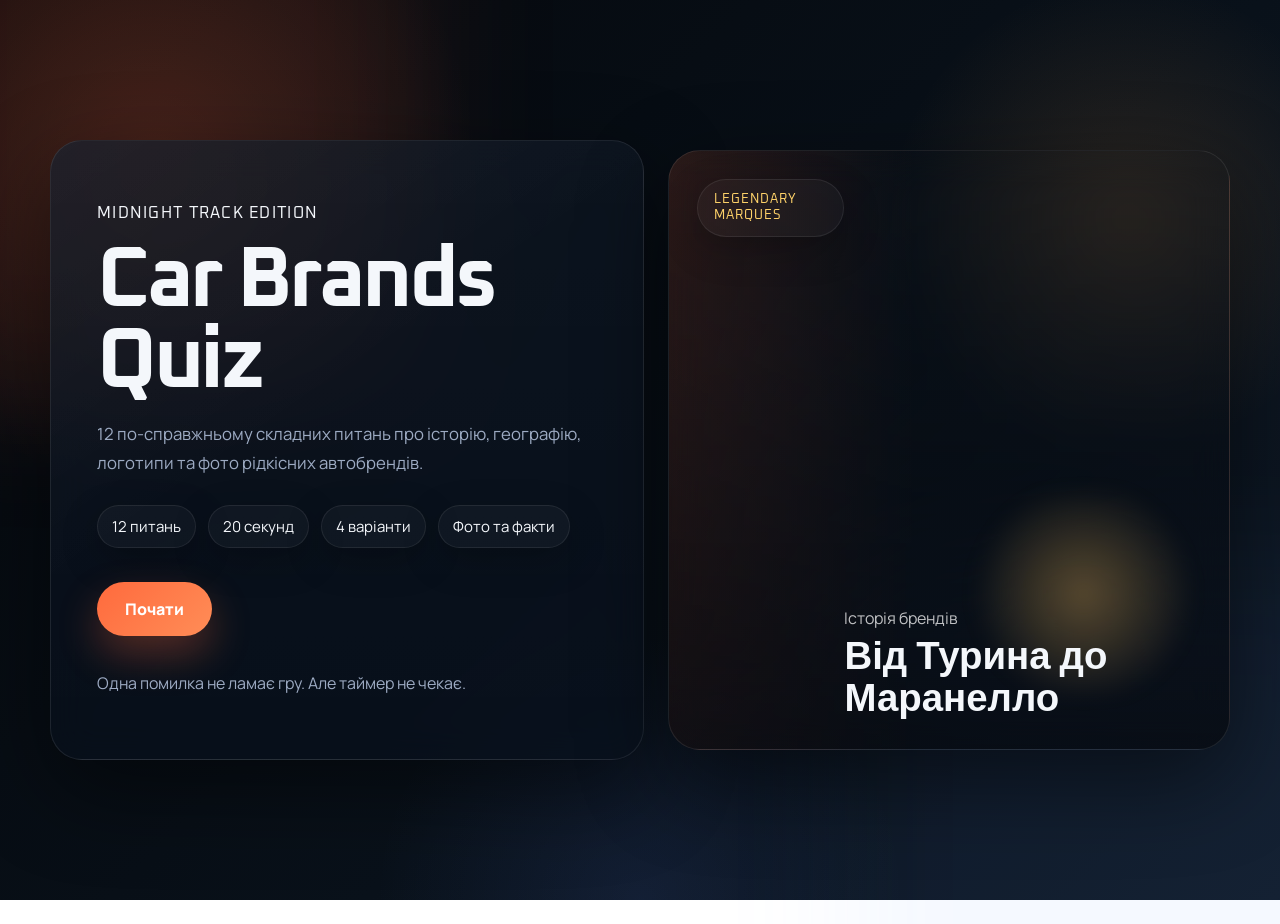
<file: index.html>
<!DOCTYPE html>
<html lang="uk">
<head>
  <meta charset="UTF-8">
  <meta name="viewport" content="width=device-width, initial-scale=1.0">
  <title>Car Brands Quiz</title>
  <meta
    name="description"
    content="Преміальна вікторина про бренди автомобілів: 12 складних питань, 20 секунд на кожне, фото, факти та динамічний рахунок."
  >
  <link rel="preconnect" href="https://fonts.googleapis.com">
  <link rel="preconnect" href="https://fonts.gstatic.com" crossorigin>
  <link
    href="https://fonts.googleapis.com/css2?family=Manrope:wght@400;600;700;800&family=Oxanium:wght@500;600;700;800&display=swap"
    rel="stylesheet"
  >
  <link rel="stylesheet" href="./style.css">
</head>
<body>
  <main class="app-shell">
    <section class="scene scene--start is-visible" data-scene="start">
      <div class="hero-copy glass-panel">
        <p class="eyebrow">Midnight Track Edition</p>
        <h1>Car Brands Quiz</h1>
        <p class="hero-text">
          12 по-справжньому складних питань про історію, географію, логотипи та фото рідкісних автобрендів.
        </p>
        <div class="hero-meta">
          <span>12 питань</span>
          <span>20 секунд</span>
          <span>4 варіанти</span>
          <span>Фото та факти</span>
        </div>
        <div class="hero-actions">
          <button id="start-quiz" class="primary-button" type="button">Почати</button>
          <p class="hero-note">Одна помилка не ламає гру. Але таймер не чекає.</p>
        </div>
      </div>

      <div class="hero-visual glass-panel" aria-hidden="true">
        <div class="visual-badge">Legendary Marques</div>
        <div class="visual-copy">
          <p>Історія брендів</p>
          <strong>Від Турина до Маранелло</strong>
        </div>
      </div>
    </section>

    <section class="scene scene--quiz" data-scene="quiz" hidden>
      <header class="quiz-topbar glass-panel">
        <div class="progress-copy">
          <span class="progress-label" id="question-counter">Питання 1 з 12</span>
          <div class="progress-track" aria-hidden="true">
            <div class="progress-bar" id="progress-bar"></div>
          </div>
        </div>

        <div class="scoreboard">
          <div class="score-chip">
            <span class="chip-label">Бали</span>
            <strong id="score-value">0</strong>
          </div>

          <div class="timer-ring-wrap" aria-live="polite">
            <svg class="timer-svg" viewBox="0 0 120 120" aria-hidden="true">
              <circle class="timer-track" cx="60" cy="60" r="54"></circle>
              <circle class="timer-progress" id="timer-ring" cx="60" cy="60" r="54"></circle>
            </svg>
            <div class="timer-copy">
              <span id="time-left">20</span>
              <small>сек</small>
            </div>
          </div>
        </div>
      </header>

      <article class="question-card glass-panel" id="question-card"></article>
    </section>

    <section class="scene scene--result" data-scene="result" hidden>
      <div class="result-card glass-panel">
        <p class="eyebrow">Фініш вікторини</p>
        <p class="result-rank" id="result-rank">Автоісторик</p>
        <div class="result-score-line">
          <span class="result-score-value" id="result-score">0</span>
          <span class="result-score-unit">балів</span>
        </div>
        <p class="result-summary" id="result-summary">
          Ти щойно пройшов складний маршрут через історію та географію автомобільних легенд.
        </p>

        <div class="result-metrics">
          <div class="result-metric">
            <span class="metric-label">Правильних</span>
            <strong id="result-correct">0 / 12</strong>
          </div>
          <div class="result-metric">
            <span class="metric-label">Точність</span>
            <strong id="result-accuracy">0%</strong>
          </div>
        </div>

        <button id="restart-quiz" class="primary-button" type="button">Спробувати ще раз</button>
      </div>
    </section>
  </main>

  <script src="./quiz-engine.js"></script>
  <script src="./quiz-data.js"></script>
  <script src="./script.js"></script>
</body>
</html>
</file>
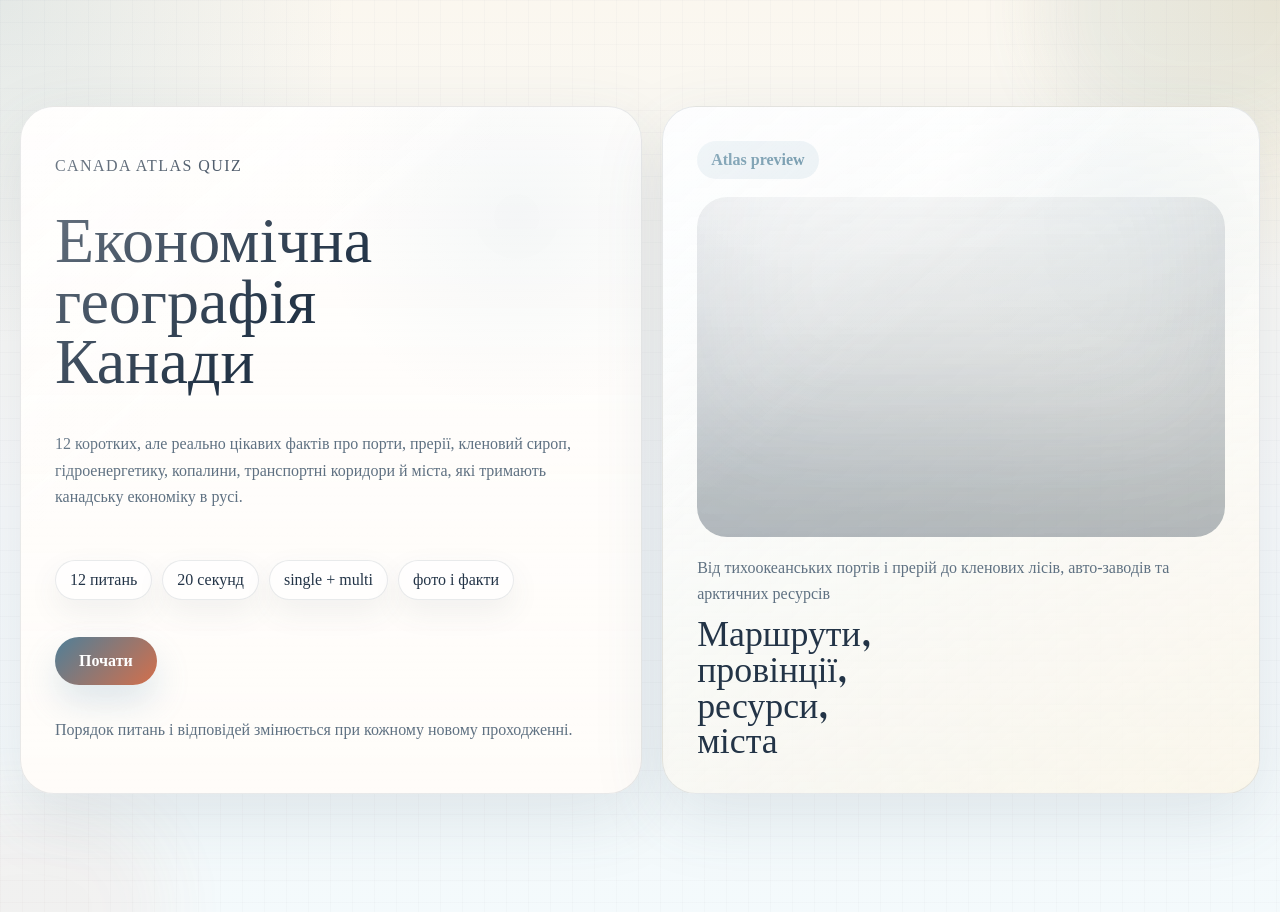
<file: canada-geo-quiz/index.html>
<!DOCTYPE html>
<html lang="uk">
<head>
  <meta charset="UTF-8">
  <meta name="viewport" content="width=device-width, initial-scale=1.0">
  <title>Економічна географія Канади</title>
  <meta
    name="description"
    content="Світла мобільна вікторина про економічну географію Канади: 12 цікавих фактів, фото, 20 секунд на питання, бали та мікс single-select і multi-select."
  >
  <link rel="preconnect" href="https://fonts.googleapis.com">
  <link rel="preconnect" href="https://fonts.gstatic.com" crossorigin>
  <link
    href="https://fonts.googleapis.com/css2?family=DM+Serif+Display:ital@0;1&family=Manrope:wght@400;500;600;700;800&display=swap"
    rel="stylesheet"
  >
  <link rel="stylesheet" href="./style.css">
</head>
<body>
  <main class="app-shell">
    <section class="scene scene--start is-visible" data-scene="start">
      <div class="hero">
        <div class="hero__content atlas-card">
          <p class="eyebrow">Canada Atlas Quiz</p>
          <h1>Економічна географія Канади</h1>
          <p class="hero__text">
            12 коротких, але реально цікавих фактів про порти, прерії, кленовий сироп, гідроенергетику,
            копалини, транспортні коридори й міста, які тримають канадську економіку в русі.
          </p>

          <div class="hero__meta">
            <span>12 питань</span>
            <span>20 секунд</span>
            <span>single + multi</span>
            <span>фото і факти</span>
          </div>

          <div class="hero__actions">
            <button id="start-quiz" class="primary-button" type="button">Почати</button>
            <p class="hero__note">Порядок питань і відповідей змінюється при кожному новому проходженні.</p>
          </div>
        </div>

        <aside class="hero__poster atlas-card" aria-hidden="true">
          <div class="poster__badge">Atlas preview</div>
          <div class="poster__image"></div>
          <div class="poster__copy">
            <p>Від тихоокеанських портів і прерій до кленових лісів, авто-заводів та арктичних ресурсів</p>
            <strong>Маршрути, провінції, ресурси, міста</strong>
          </div>
        </aside>
      </div>
    </section>

    <section class="scene scene--quiz" data-scene="quiz" hidden>
      <header class="topbar atlas-card">
        <div class="topbar__group">
          <span class="topbar__label" id="question-counter">Питання 1 з 12</span>
          <div class="progress-track">
            <div class="progress-bar" id="progress-bar"></div>
          </div>
        </div>

        <div class="topbar__stats">
          <div class="stat-chip">
            <span class="stat-chip__label">Бали</span>
            <strong id="score-value">0</strong>
          </div>
          <div class="timer-box">
            <span class="timer-box__label">Час</span>
            <strong id="time-left">20</strong>
          </div>
        </div>
      </header>

      <article class="question-card atlas-card" id="question-card"></article>
    </section>

    <section class="scene scene--result" data-scene="result" hidden>
      <div class="result-card atlas-card">
        <p class="eyebrow">Підсумок маршруту</p>
        <h2 id="result-title">Мапознавець Канади</h2>
        <div class="result-score">
          <span id="result-score">0</span>
          <small>балів</small>
        </div>
        <p class="result-text" id="result-summary">
          Ти пройшов маршрут крізь порти, ферми, копальні, електростанції та міста Канади.
        </p>

        <div class="result-grid">
          <div class="result-metric">
            <span>Правильних</span>
            <strong id="result-correct">0 / 12</strong>
          </div>
          <div class="result-metric">
            <span>Точність</span>
            <strong id="result-accuracy">0%</strong>
          </div>
        </div>

        <button id="restart-quiz" class="primary-button" type="button">Спробувати ще раз</button>
      </div>
    </section>
  </main>

  <script src="./quiz-engine.js"></script>
  <script src="./quiz-data.js"></script>
  <script src="./script.js"></script>
</body>
</html>
</file>
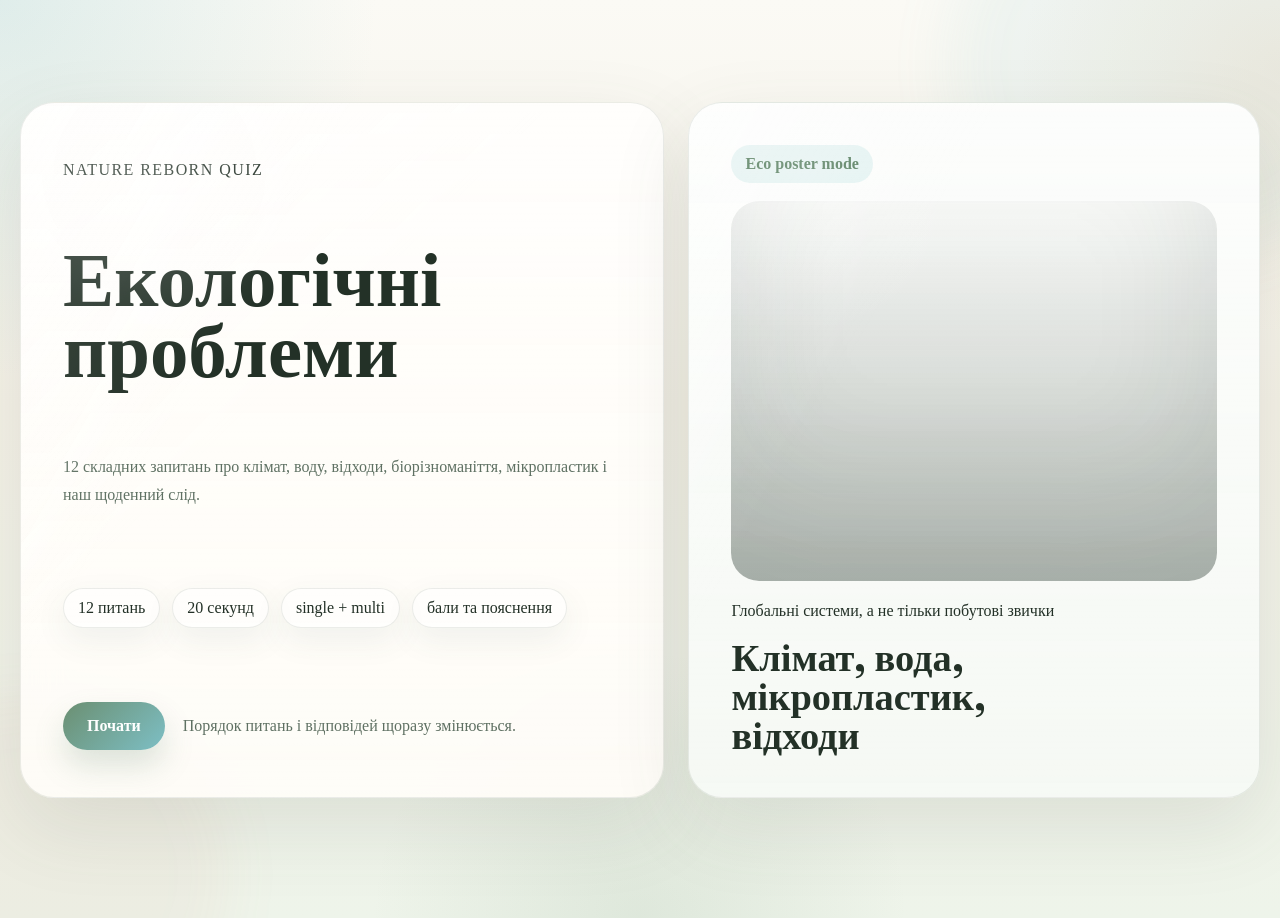
<file: eco-quiz/index.html>
<!DOCTYPE html>
<html lang="uk">
<head>
  <meta charset="UTF-8">
  <meta name="viewport" content="width=device-width, initial-scale=1.0">
  <title>Eco Problems Quiz</title>
  <meta
    name="description"
    content="Світла інтерактивна вікторина про екологічні проблеми: 12 складних питань, таймер, бали, single-select і multi-select."
  >
  <link rel="preconnect" href="https://fonts.googleapis.com">
  <link rel="preconnect" href="https://fonts.gstatic.com" crossorigin>
  <link
    href="https://fonts.googleapis.com/css2?family=Fraunces:opsz,wght@9..144,500;9..144,700&family=Work+Sans:wght@400;500;600;700;800&display=swap"
    rel="stylesheet"
  >
  <link rel="stylesheet" href="./style.css">
</head>
<body>
  <main class="app-shell">
    <section class="scene scene--start is-visible" data-scene="start">
      <div class="hero">
        <div class="hero__content paper-card">
          <p class="eyebrow">Nature Reborn Quiz</p>
          <h1>Екологічні проблеми</h1>
          <p class="hero__text">
            12 складних запитань про клімат, воду, відходи, біорізноманіття, мікропластик і наш щоденний слід.
          </p>

          <div class="hero__meta">
            <span>12 питань</span>
            <span>20 секунд</span>
            <span>single + multi</span>
            <span>бали та пояснення</span>
          </div>

          <div class="hero__actions">
            <button id="start-quiz" class="primary-button" type="button">Почати</button>
            <p class="hero__note">Порядок питань і відповідей щоразу змінюється.</p>
          </div>
        </div>

        <aside class="hero__poster paper-card" aria-hidden="true">
          <div class="poster__badge">Eco poster mode</div>
          <div class="poster__image"></div>
          <div class="poster__copy">
            <p>Глобальні системи, а не тільки побутові звички</p>
            <strong>Клімат, вода, мікропластик, відходи</strong>
          </div>
        </aside>
      </div>
    </section>

    <section class="scene scene--quiz" data-scene="quiz" hidden>
      <header class="topbar paper-card">
        <div class="topbar__group">
          <span class="topbar__label" id="question-counter">Питання 1 з 12</span>
          <div class="progress-track">
            <div class="progress-bar" id="progress-bar"></div>
          </div>
        </div>

        <div class="topbar__stats">
          <div class="stat-chip">
            <span class="stat-chip__label">Бали</span>
            <strong id="score-value">0</strong>
          </div>
          <div class="timer-box">
            <span class="timer-box__label">Час</span>
            <strong id="time-left">20</strong>
          </div>
        </div>
      </header>

      <article class="question-card paper-card" id="question-card"></article>
    </section>

    <section class="scene scene--result" data-scene="result" hidden>
      <div class="result-card paper-card">
        <p class="eyebrow">Підсумок проходження</p>
        <h2 id="result-title">Екологічний аналітик</h2>
        <div class="result-score">
          <span id="result-score">0</span>
          <small>балів</small>
        </div>
        <p class="result-text" id="result-summary">
          Ти пройшов складний маршрут через системні екологічні питання, а не лише побутові міфи.
        </p>

        <div class="result-grid">
          <div class="result-metric">
            <span>Правильних</span>
            <strong id="result-correct">0 / 12</strong>
          </div>
          <div class="result-metric">
            <span>Точність</span>
            <strong id="result-accuracy">0%</strong>
          </div>
        </div>

        <button id="restart-quiz" class="primary-button" type="button">Спробувати ще раз</button>
      </div>
    </section>
  </main>

  <script src="./quiz-engine.js"></script>
  <script src="./quiz-data.js"></script>
  <script src="./script.js"></script>
</body>
</html>
</file>
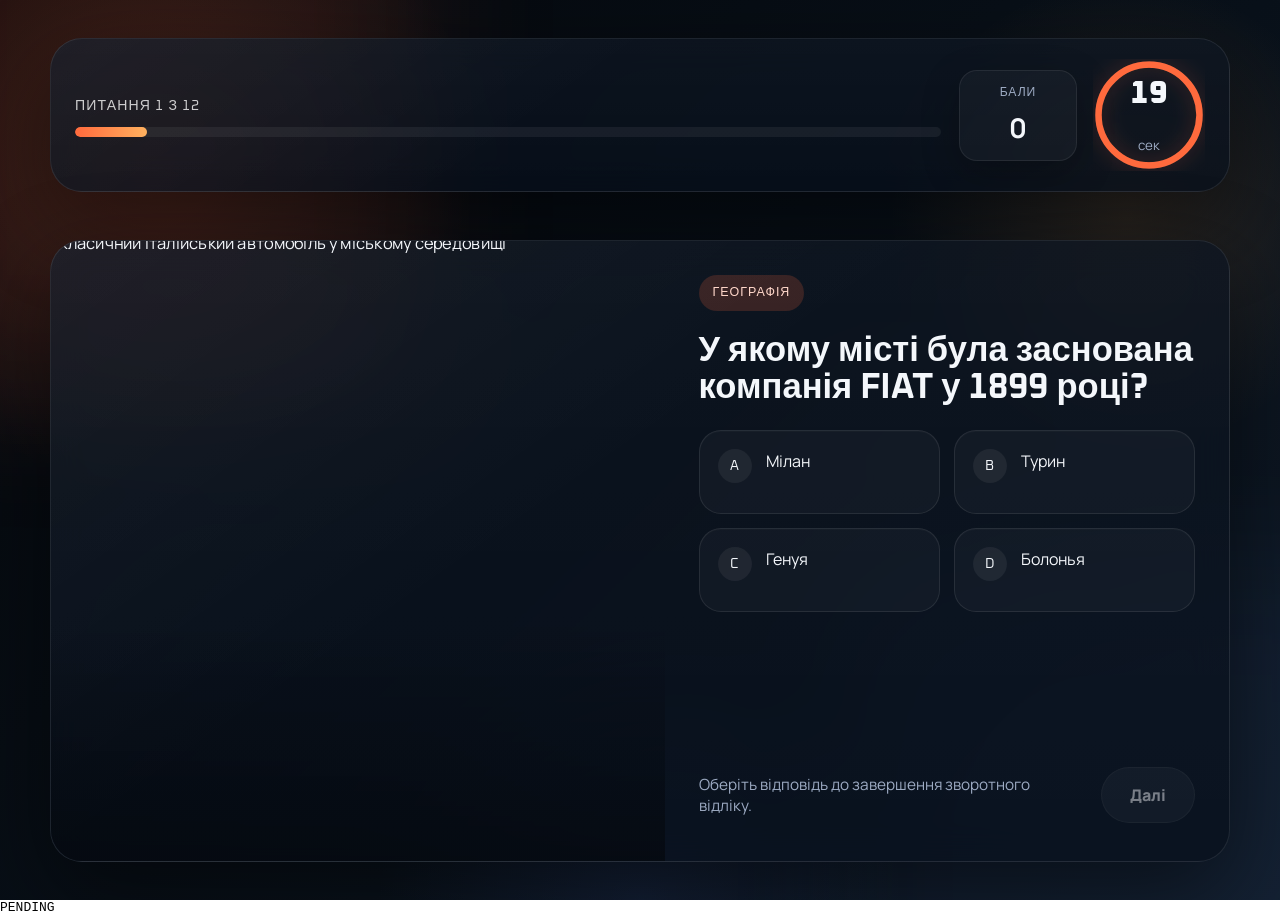
<file: canada-geo-quiz/tests/mobile-layout-question.html>
<!doctype html>
<html lang="uk">
  <head>
    <meta charset="utf-8" />
    <title>Canada Quiz Mobile Question Test</title>
    <style>
      html,
      body {
        margin: 0;
        height: 100%;
      }

      iframe {
        width: 100vw;
        height: 100vh;
        border: 0;
        display: block;
      }

      pre {
        margin: 0;
      }
    </style>
  </head>
  <body>
    <iframe id="app" src="/"></iframe>
    <pre id="report">PENDING</pre>
    <script>
      const frame = document.getElementById("app");

      function emitReport() {
        const doc = frame.contentWindow.document;
        const stats = doc.querySelector(".topbar__stats");
        const score = doc.querySelector(".stat-chip");
        const timer = doc.querySelector(".timer-box");
        const image = doc.querySelector(".question-visual img");
        const overlay = doc.querySelector(".visual-overlay");
        const visual = doc.querySelector(".question-visual");

        const report = {
          statsWidth: Math.round(stats.getBoundingClientRect().width),
          scoreWidth: Math.round(score.getBoundingClientRect().width),
          timerWidth: Math.round(timer.getBoundingClientRect().width),
          imageHeight: Math.round(image.getBoundingClientRect().height),
          overlayWidth: Math.round(overlay.getBoundingClientRect().width),
          overlayHeight: Math.round(overlay.getBoundingClientRect().height),
          visualWidth: Math.round(visual.getBoundingClientRect().width)
        };

        document.getElementById("report").textContent = JSON.stringify(report);
      }

      frame.addEventListener("load", () => {
        setTimeout(() => {
          const doc = frame.contentWindow.document;
          const startButton = doc.getElementById("start-quiz");

          if (startButton) {
            startButton.click();
          }

          setTimeout(emitReport, 1800);
        }, 1000);
      });
    </script>
  </body>
</html>
</file>
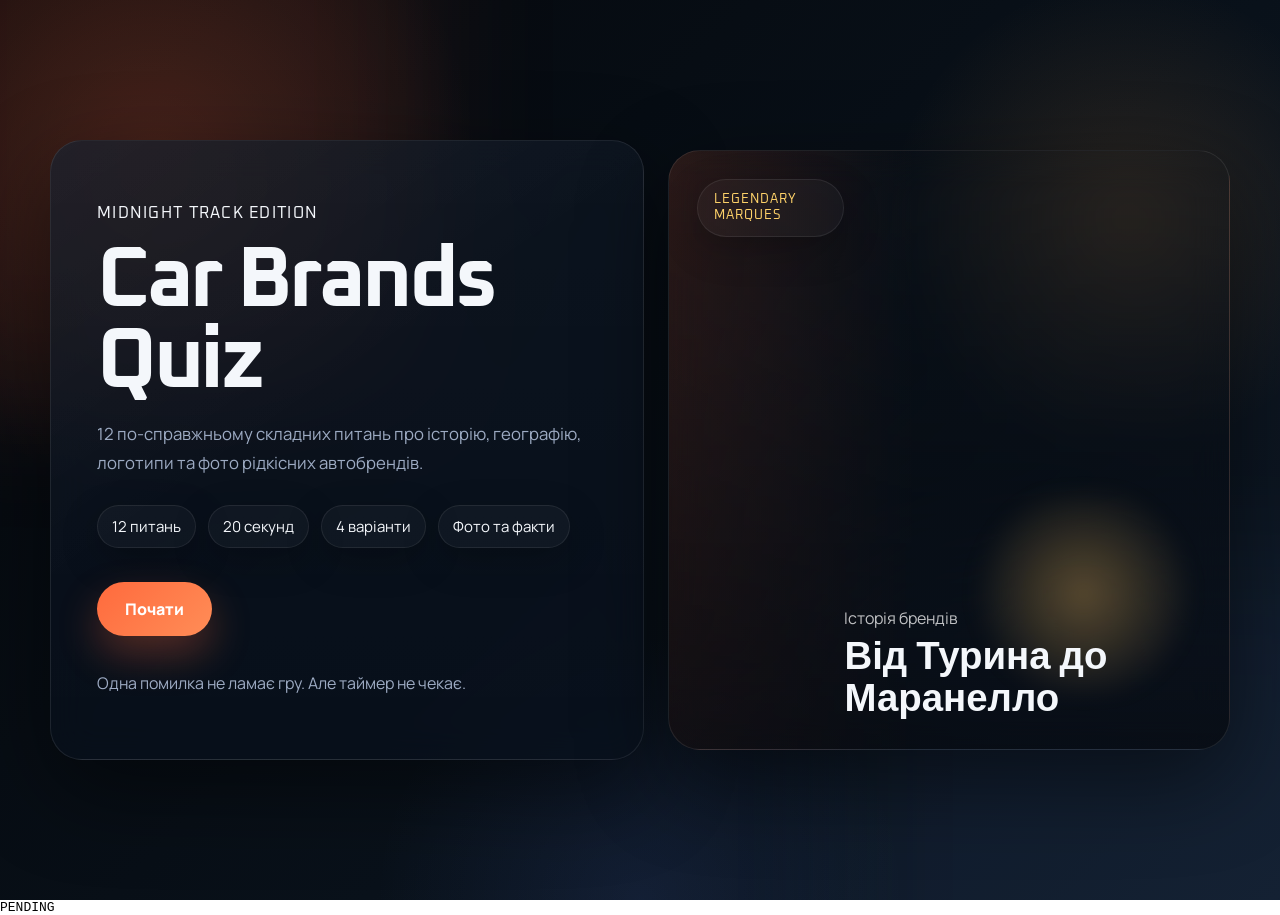
<file: canada-geo-quiz/tests/mobile-layout-start.html>
<!doctype html>
<html lang="uk">
  <head>
    <meta charset="utf-8" />
    <title>Canada Quiz Mobile Start Test</title>
    <style>
      html,
      body {
        margin: 0;
        height: 100%;
      }

      iframe {
        width: 100vw;
        height: 100vh;
        border: 0;
        display: block;
      }

      pre {
        margin: 0;
      }
    </style>
  </head>
  <body>
    <iframe id="app" src="/"></iframe>
    <pre id="report">PENDING</pre>
    <script>
      const frame = document.getElementById("app");

      function emitReport() {
        const doc = frame.contentWindow.document;
        const posterImage = doc.querySelector(".poster__image");
        const heroActions = doc.querySelector(".hero__actions");
        const startButton = doc.getElementById("start-quiz");
        const posterCopy = doc.querySelector(".poster__copy");

        const report = {
          posterImageHeight: Math.round(posterImage.getBoundingClientRect().height),
          posterCopyTop: Math.round(posterCopy.getBoundingClientRect().top),
          posterImageBottom: Math.round(posterImage.getBoundingClientRect().bottom),
          heroActionsWidth: Math.round(heroActions.getBoundingClientRect().width),
          startButtonWidth: Math.round(startButton.getBoundingClientRect().width)
        };

        document.getElementById("report").textContent = JSON.stringify(report);
      }

      frame.addEventListener("load", () => {
        setTimeout(emitReport, 1400);
      });
    </script>
  </body>
</html>
</file>
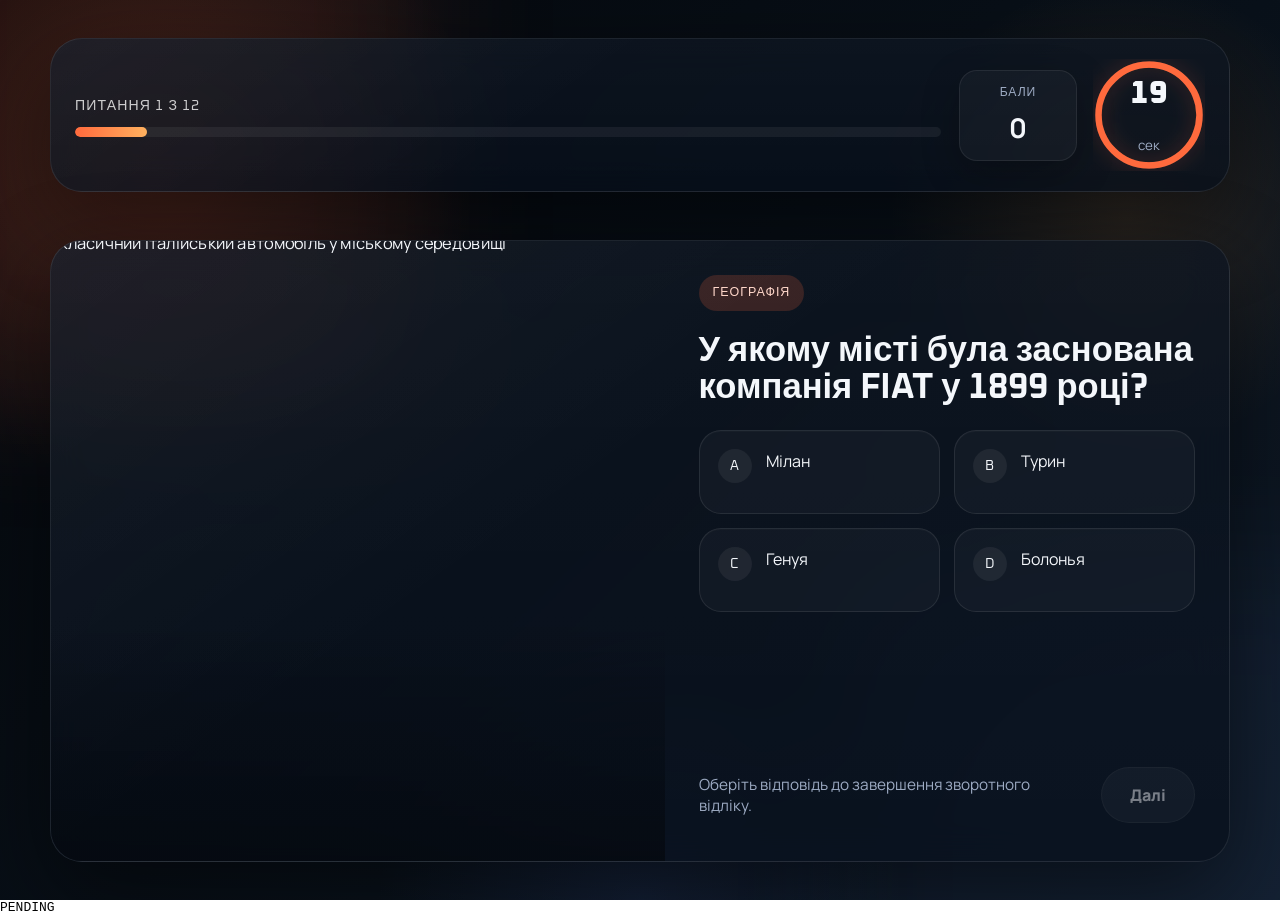
<file: eco-quiz/tests/mobile-layout-question.html>
<!doctype html>
<html lang="uk">
  <head>
    <meta charset="utf-8" />
    <title>Eco Quiz Mobile Question Test</title>
    <style>
      html,
      body {
        margin: 0;
        height: 100%;
      }

      iframe {
        width: 100vw;
        height: 100vh;
        border: 0;
        display: block;
      }

      pre {
        margin: 0;
      }
    </style>
  </head>
  <body>
    <iframe id="app" src="/"></iframe>
    <pre id="report">PENDING</pre>
    <script>
      const frame = document.getElementById("app");

      function emitReport() {
        const doc = frame.contentWindow.document;
        const stats = doc.querySelector(".topbar__stats");
        const score = doc.querySelector(".stat-chip");
        const timer = doc.querySelector(".timer-box");
        const image = doc.querySelector(".question-visual img");
        const overlay = doc.querySelector(".visual-overlay");
        const visual = doc.querySelector(".question-visual");

        const report = {
          statsWidth: Math.round(stats.getBoundingClientRect().width),
          scoreWidth: Math.round(score.getBoundingClientRect().width),
          timerWidth: Math.round(timer.getBoundingClientRect().width),
          imageHeight: Math.round(image.getBoundingClientRect().height),
          overlayWidth: Math.round(overlay.getBoundingClientRect().width),
          overlayHeight: Math.round(overlay.getBoundingClientRect().height),
          visualWidth: Math.round(visual.getBoundingClientRect().width)
        };

        document.getElementById("report").textContent = JSON.stringify(report);
      }

      frame.addEventListener("load", () => {
        setTimeout(() => {
          const doc = frame.contentWindow.document;
          const startButton = doc.getElementById("start-quiz");

          if (startButton) {
            startButton.click();
          }

          setTimeout(emitReport, 1800);
        }, 1000);
      });
    </script>
  </body>
</html>
</file>
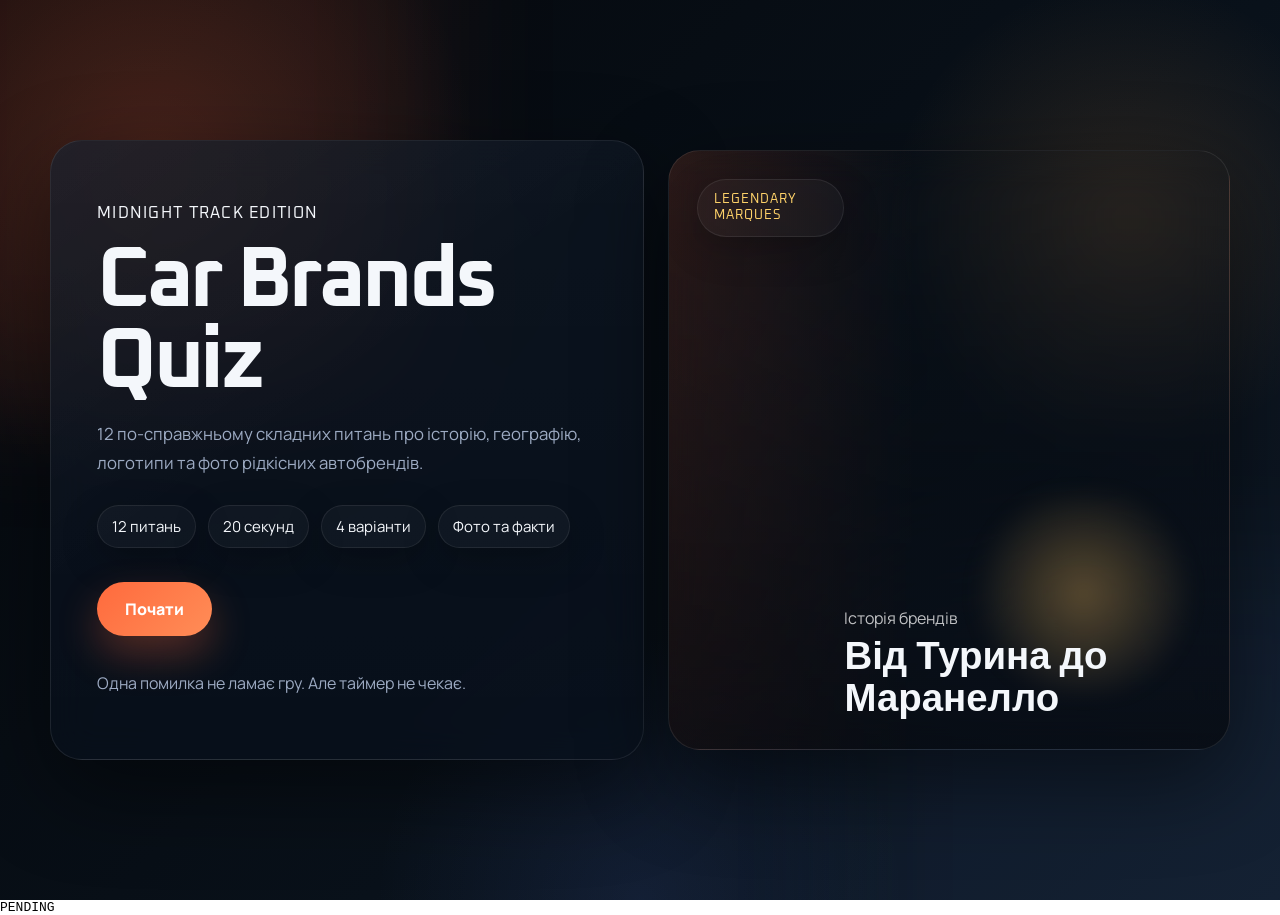
<file: eco-quiz/tests/mobile-layout-start.html>
<!doctype html>
<html lang="uk">
  <head>
    <meta charset="utf-8" />
    <title>Eco Quiz Mobile Start Test</title>
    <style>
      html,
      body {
        margin: 0;
        height: 100%;
      }

      iframe {
        width: 100vw;
        height: 100vh;
        border: 0;
        display: block;
      }

      pre {
        margin: 0;
      }
    </style>
  </head>
  <body>
    <iframe id="app" src="/"></iframe>
    <pre id="report">PENDING</pre>
    <script>
      const frame = document.getElementById("app");

      function emitReport() {
        const doc = frame.contentWindow.document;
        const posterImage = doc.querySelector(".poster__image");
        const posterCopy = doc.querySelector(".poster__copy");
        const posterLead = doc.querySelector(".poster__copy p");
        const heroActions = doc.querySelector(".hero__actions");
        const startButton = doc.getElementById("start-quiz");

        const report = {
          posterImageHeight: Math.round(posterImage.getBoundingClientRect().height),
          posterImageBottom: Math.round(posterImage.getBoundingClientRect().bottom),
          posterCopyTop: Math.round(posterCopy.getBoundingClientRect().top),
          posterLeadFontSize: Math.round(parseFloat(getComputedStyle(posterLead).fontSize)),
          heroActionsWidth: Math.round(heroActions.getBoundingClientRect().width),
          startButtonWidth: Math.round(startButton.getBoundingClientRect().width)
        };

        document.getElementById("report").textContent = JSON.stringify(report);
      }

      frame.addEventListener("load", () => {
        setTimeout(emitReport, 1400);
      });
    </script>
  </body>
</html>
</file>
<file: style.css>
:root {
  --bg-950: #04070b;
  --bg-900: #09111a;
  --bg-820: #101a27;
  --panel: rgba(8, 16, 28, 0.76);
  --panel-border: rgba(255, 255, 255, 0.09);
  --panel-highlight: rgba(255, 255, 255, 0.04);
  --text-main: #f4f7fb;
  --text-muted: #9dabc3;
  --accent: #ff6a3d;
  --accent-strong: #ff8d57;
  --accent-soft: rgba(255, 106, 61, 0.18);
  --success: #62f0b2;
  --danger: #ff6c88;
  --warning: #ffd36a;
  --shadow-heavy: 0 30px 90px rgba(0, 0, 0, 0.48);
  --shadow-soft: 0 12px 36px rgba(0, 0, 0, 0.26);
  --radius-xl: 32px;
  --radius-lg: 24px;
  --radius-md: 18px;
}

*,
*::before,
*::after {
  box-sizing: border-box;
}

html {
  scroll-behavior: smooth;
}

body {
  margin: 0;
  min-height: 100vh;
  font-family: "Manrope", sans-serif;
  color: var(--text-main);
  background:
    radial-gradient(circle at 12% 18%, rgba(255, 106, 61, 0.20), transparent 24%),
    radial-gradient(circle at 88% 24%, rgba(255, 167, 75, 0.14), transparent 18%),
    radial-gradient(circle at 50% 100%, rgba(91, 132, 255, 0.10), transparent 24%),
    linear-gradient(135deg, var(--bg-950), var(--bg-900) 58%, var(--bg-820));
  background-attachment: fixed;
}

body::before,
body::after {
  content: "";
  position: fixed;
  inset: auto;
  width: 44vw;
  height: 44vw;
  pointer-events: none;
  filter: blur(70px);
  opacity: 0.34;
  z-index: 0;
}

body::before {
  top: -12vw;
  left: -10vw;
  background: rgba(255, 106, 61, 0.26);
}

body::after {
  right: -10vw;
  bottom: -18vw;
  background: rgba(94, 157, 255, 0.18);
}

button,
input,
textarea,
select {
  font: inherit;
}

button {
  cursor: pointer;
}

img {
  display: block;
  max-width: 100%;
}

.app-shell {
  position: relative;
  z-index: 1;
  width: min(1180px, calc(100% - 32px));
  margin: 24px auto;
}

.scene {
  min-height: calc(100vh - 48px);
  display: grid;
  align-items: center;
  opacity: 0;
  transform: translateY(24px) scale(0.985);
  pointer-events: none;
  transition: opacity 420ms ease, transform 420ms ease;
}

.scene[hidden] {
  display: none;
}

.scene.is-visible {
  opacity: 1;
  transform: translateY(0) scale(1);
  pointer-events: auto;
}

.glass-panel {
  background:
    linear-gradient(145deg, rgba(255, 255, 255, 0.04), transparent 44%),
    linear-gradient(180deg, rgba(255, 255, 255, 0.02), rgba(255, 255, 255, 0)),
    var(--panel);
  border: 1px solid var(--panel-border);
  border-radius: var(--radius-xl);
  box-shadow: var(--shadow-heavy);
  backdrop-filter: blur(18px);
}

.eyebrow,
.question-category,
.chip-label,
.metric-label,
.progress-label,
.fact-label,
.visual-badge {
  font-family: "Oxanium", sans-serif;
  letter-spacing: 0.08em;
  text-transform: uppercase;
}

.scene--start {
  grid-template-columns: minmax(0, 0.95fr) minmax(320px, 0.9fr);
  gap: 24px;
}

.hero-copy {
  padding: 46px;
}

.hero-copy h1 {
  margin: 18px 0 16px;
  font-family: "Oxanium", sans-serif;
  font-size: clamp(2.7rem, 7vw, 5.3rem);
  line-height: 0.96;
  letter-spacing: -0.04em;
}

.hero-text,
.hero-note,
.result-summary {
  color: var(--text-muted);
  line-height: 1.7;
}

.hero-text {
  max-width: 56ch;
  font-size: 1.05rem;
}

.hero-meta {
  display: flex;
  flex-wrap: wrap;
  gap: 12px;
  margin: 28px 0 34px;
}

.hero-meta span,
.score-chip,
.result-metric,
.visual-badge {
  border: 1px solid rgba(255, 255, 255, 0.08);
  background: rgba(255, 255, 255, 0.03);
  box-shadow: var(--shadow-soft);
}

.hero-meta span {
  padding: 10px 14px;
  border-radius: 999px;
  color: var(--text-main);
  font-size: 0.94rem;
}

.hero-actions {
  display: flex;
  flex-wrap: wrap;
  align-items: center;
  gap: 18px;
}

.primary-button,
.secondary-button {
  border: 0;
  border-radius: 999px;
  padding: 16px 28px;
  font-weight: 800;
  transition: transform 180ms ease, box-shadow 180ms ease, filter 180ms ease, opacity 180ms ease;
}

.primary-button {
  color: #fff;
  background: linear-gradient(135deg, var(--accent), var(--accent-strong));
  box-shadow: 0 18px 40px rgba(255, 106, 61, 0.3);
}

.secondary-button {
  color: var(--text-main);
  background: rgba(255, 255, 255, 0.08);
  border: 1px solid rgba(255, 255, 255, 0.08);
}

.primary-button:hover,
.secondary-button:hover {
  transform: translateY(-2px);
  filter: brightness(1.03);
}

.primary-button:disabled,
.secondary-button:disabled {
  opacity: 0.48;
  cursor: not-allowed;
  transform: none;
  filter: none;
}

.hero-visual {
  position: relative;
  min-height: 600px;
  overflow: hidden;
  padding: 28px;
  display: flex;
  align-items: flex-end;
  justify-content: space-between;
  background:
    linear-gradient(180deg, rgba(5, 8, 13, 0.08), rgba(5, 8, 13, 0.72)),
    linear-gradient(90deg, rgba(255, 106, 61, 0.16), transparent 44%),
    url("https://images.unsplash.com/photo-1503376780353-7e6692767b70?auto=format&fit=crop&w=1600&q=80") center / cover;
}

.hero-visual::before {
  content: "";
  position: absolute;
  inset: auto 5% 9% auto;
  width: 42%;
  height: 34%;
  background: radial-gradient(circle at center, rgba(255, 195, 95, 0.32), transparent 72%);
  filter: blur(10px);
}

.visual-copy {
  position: relative;
  z-index: 1;
}

.visual-copy p {
  margin: 0 0 8px;
  color: rgba(255, 255, 255, 0.74);
}

.visual-copy strong {
  font-family: "Oxanium", sans-serif;
  font-size: clamp(1.7rem, 3vw, 2.6rem);
  line-height: 1.1;
}

.visual-badge {
  position: relative;
  z-index: 1;
  align-self: flex-start;
  padding: 12px 16px;
  border-radius: 999px;
  color: var(--warning);
  font-size: 0.8rem;
}

.quiz-topbar {
  display: flex;
  align-items: center;
  justify-content: space-between;
  gap: 18px;
  padding: 20px 24px;
  margin-bottom: 20px;
}

.progress-copy {
  flex: 1;
}

.progress-label {
  display: inline-block;
  margin-bottom: 12px;
  color: rgba(255, 255, 255, 0.78);
  font-size: 0.88rem;
}

.progress-track {
  height: 10px;
  border-radius: 999px;
  overflow: hidden;
  background: rgba(255, 255, 255, 0.06);
}

.progress-bar {
  width: 0;
  height: 100%;
  border-radius: inherit;
  background: linear-gradient(90deg, var(--accent), #ffb15f);
  transition: width 380ms ease;
}

.scoreboard {
  display: flex;
  align-items: center;
  gap: 16px;
}

.score-chip {
  min-width: 118px;
  padding: 14px 16px;
  border-radius: var(--radius-md);
  text-align: center;
}

.chip-label {
  display: block;
  margin-bottom: 8px;
  color: var(--text-muted);
  font-size: 0.76rem;
}

.score-chip strong {
  font-size: 1.7rem;
}

.timer-ring-wrap {
  position: relative;
  width: 112px;
  height: 112px;
  display: grid;
  place-items: center;
}

.timer-svg {
  width: 112px;
  height: 112px;
  transform: rotate(-90deg);
}

.timer-track,
.timer-progress {
  fill: none;
  stroke-width: 7;
}

.timer-track {
  stroke: rgba(255, 255, 255, 0.08);
}

.timer-progress {
  stroke: var(--accent);
  stroke-linecap: round;
  transition: stroke-dashoffset 950ms linear, stroke 180ms ease;
  filter: drop-shadow(0 0 10px rgba(255, 106, 61, 0.28));
}

.timer-copy {
  position: absolute;
  inset: 0;
  display: grid;
  place-items: center;
  text-align: center;
  line-height: 1;
}

.timer-copy span {
  font-family: "Oxanium", sans-serif;
  font-size: 2rem;
  font-weight: 800;
}

.timer-copy small {
  margin-top: -8px;
  color: var(--text-muted);
}

.question-card {
  display: grid;
  grid-template-columns: minmax(0, 1fr) minmax(360px, 0.92fr);
  min-height: 620px;
  overflow: hidden;
}

.question-card.is-entering {
  animation: questionSlide 520ms cubic-bezier(0.2, 0.8, 0.2, 1);
}

.question-card.is-pulse {
  animation: cardPulse 520ms ease;
}

.question-card.is-shake {
  animation: cardShake 440ms ease;
}

.question-media {
  position: relative;
  min-height: 100%;
}

.question-media::after {
  content: "";
  position: absolute;
  inset: auto 0 0;
  height: 38%;
  background: linear-gradient(180deg, transparent, rgba(5, 9, 15, 0.78));
}

.question-media img {
  width: 100%;
  height: 100%;
  min-height: 620px;
  object-fit: cover;
  transform: scale(1.03);
  animation: cinematicZoom 9s ease-in-out infinite alternate;
}

.question-copy {
  display: flex;
  flex-direction: column;
  gap: 22px;
  padding: 34px 34px 30px;
}

.question-category {
  display: inline-flex;
  align-self: flex-start;
  padding: 10px 14px;
  border-radius: 999px;
  background: var(--accent-soft);
  color: #ffd7ca;
  font-size: 0.78rem;
}

.question-title {
  margin: 0;
  font-family: "Oxanium", sans-serif;
  font-size: clamp(1.75rem, 2.7vw, 2.45rem);
  line-height: 1.08;
}

.answers-grid {
  display: grid;
  grid-template-columns: repeat(2, minmax(0, 1fr));
  gap: 14px;
}

.answer-button {
  display: flex;
  gap: 14px;
  align-items: flex-start;
  width: 100%;
  min-height: 84px;
  padding: 18px;
  text-align: left;
  color: var(--text-main);
  background: rgba(255, 255, 255, 0.03);
  border: 1px solid rgba(255, 255, 255, 0.09);
  border-radius: 22px;
  box-shadow: inset 0 1px 0 rgba(255, 255, 255, 0.02);
  transition: transform 180ms ease, border-color 180ms ease, background 180ms ease, box-shadow 180ms ease;
  animation: riseIn 420ms ease both;
  animation-delay: calc(var(--stagger, 1) * 70ms);
}

.answer-button:hover:not(:disabled) {
  transform: translateY(-3px);
  border-color: rgba(255, 255, 255, 0.18);
  background: rgba(255, 255, 255, 0.05);
}

.answer-button:disabled {
  cursor: default;
}

.answer-index {
  flex: 0 0 auto;
  width: 34px;
  height: 34px;
  display: grid;
  place-items: center;
  border-radius: 50%;
  background: rgba(255, 255, 255, 0.06);
  font-family: "Oxanium", sans-serif;
  font-size: 0.88rem;
}

.answer-text {
  flex: 1;
  line-height: 1.55;
}

.answer-button.is-correct {
  border-color: rgba(98, 240, 178, 0.72);
  background: rgba(98, 240, 178, 0.16);
  box-shadow: 0 18px 32px rgba(27, 127, 87, 0.2);
}

.answer-button.is-wrong {
  border-color: rgba(255, 108, 136, 0.7);
  background: rgba(255, 108, 136, 0.14);
}

.fact-panel {
  min-height: 100px;
  padding: 18px 20px;
  border-radius: 22px;
  background: rgba(255, 255, 255, 0.03);
  border: 1px solid transparent;
  opacity: 0;
  transform: translateY(10px);
  transition: opacity 260ms ease, transform 260ms ease, border-color 260ms ease;
}

.fact-panel.is-visible {
  opacity: 1;
  transform: translateY(0);
  border-color: rgba(255, 255, 255, 0.08);
}

.fact-label {
  margin: 0 0 10px;
  color: var(--warning);
  font-size: 0.82rem;
}

.fact-panel p:last-child {
  margin: 0;
  color: var(--text-muted);
  line-height: 1.65;
}

.question-footer {
  display: flex;
  align-items: center;
  justify-content: space-between;
  gap: 16px;
  margin-top: auto;
}

.helper-text {
  color: var(--text-muted);
  font-size: 0.96rem;
}

.scene--result {
  justify-items: center;
}

.result-card {
  width: min(760px, 100%);
  padding: 48px;
  text-align: center;
  background:
    linear-gradient(180deg, rgba(255, 255, 255, 0.03), rgba(255, 255, 255, 0)),
    linear-gradient(180deg, rgba(255, 106, 61, 0.08), transparent 40%),
    var(--panel);
}

.result-rank {
  margin: 10px 0 18px;
  font-family: "Oxanium", sans-serif;
  font-size: clamp(2rem, 4vw, 3.2rem);
  line-height: 1.05;
}

.result-score-line {
  display: flex;
  align-items: baseline;
  justify-content: center;
  gap: 12px;
  margin-bottom: 16px;
}

.result-score-value {
  font-family: "Oxanium", sans-serif;
  font-size: clamp(3rem, 10vw, 5.5rem);
  font-weight: 800;
  line-height: 0.9;
}

.result-score-unit {
  color: var(--text-muted);
  font-size: 1.1rem;
}

.result-metrics {
  display: grid;
  grid-template-columns: repeat(2, minmax(0, 1fr));
  gap: 14px;
  margin: 30px 0 34px;
}

.result-metric {
  padding: 18px 20px;
  border-radius: var(--radius-lg);
}

.result-metric strong {
  display: block;
  margin-top: 10px;
  font-size: 1.3rem;
}

.metric-label {
  color: var(--text-muted);
  font-size: 0.76rem;
}

@keyframes riseIn {
  from {
    opacity: 0;
    transform: translateY(14px);
  }

  to {
    opacity: 1;
    transform: translateY(0);
  }
}

@keyframes questionSlide {
  from {
    opacity: 0;
    transform: translateX(22px) scale(0.985);
  }

  to {
    opacity: 1;
    transform: translateX(0) scale(1);
  }
}

@keyframes cinematicZoom {
  from {
    transform: scale(1.02);
  }

  to {
    transform: scale(1.09);
  }
}

@keyframes cardPulse {
  0% {
    transform: scale(1);
    box-shadow: var(--shadow-heavy);
  }

  50% {
    transform: scale(1.01);
    box-shadow: 0 26px 84px rgba(16, 194, 122, 0.16);
  }

  100% {
    transform: scale(1);
    box-shadow: var(--shadow-heavy);
  }
}

@keyframes cardShake {
  0%,
  100% {
    transform: translateX(0);
  }

  20% {
    transform: translateX(-8px);
  }

  40% {
    transform: translateX(7px);
  }

  60% {
    transform: translateX(-4px);
  }

  80% {
    transform: translateX(3px);
  }
}

@media (max-width: 1060px) {
  .scene--start {
    grid-template-columns: 1fr;
  }

  .hero-visual {
    min-height: 380px;
  }

  .question-card {
    grid-template-columns: 1fr;
  }

  .question-media img {
    min-height: 280px;
    max-height: 340px;
  }
}

@media (max-width: 768px) {
  .app-shell {
    width: min(100% - 20px, 1180px);
    margin: 10px auto;
  }

  .scene {
    min-height: calc(100vh - 20px);
  }

  .hero-copy,
  .result-card {
    padding: 28px;
  }

  .quiz-topbar {
    flex-direction: column;
    align-items: stretch;
  }

  .scoreboard {
    justify-content: space-between;
  }

  .timer-ring-wrap,
  .timer-svg {
    width: 96px;
    height: 96px;
  }

  .answers-grid,
  .result-metrics {
    grid-template-columns: 1fr;
  }

  .question-copy {
    padding: 24px 20px 22px;
  }

  .question-footer {
    flex-direction: column;
    align-items: stretch;
  }
}

@media (max-width: 560px) {
  .hero-copy h1 {
    font-size: 2.5rem;
  }

  .hero-actions {
    flex-direction: column;
    align-items: stretch;
  }

  .primary-button,
  .secondary-button {
    width: 100%;
  }

  .scoreboard {
    gap: 12px;
  }

  .score-chip {
    flex: 1;
  }

  .question-title {
    font-size: 1.6rem;
  }
}

@media (prefers-reduced-motion: reduce) {
  *,
  *::before,
  *::after {
    animation: none !important;
    transition-duration: 0.01ms !important;
    scroll-behavior: auto !important;
  }
}
</file>
<file: canada-geo-quiz/style.css>
:root {
  --bg: #f5efe2;
  --bg-soft: #edf5fb;
  --bg-wheat: #f6e6bf;
  --card: rgba(255, 251, 245, 0.9);
  --card-strong: #fffaf1;
  --ink: #233447;
  --ink-soft: #5f7182;
  --ink-faint: #7d8d9a;
  --lake: #6e9db7;
  --lake-strong: #4f7f98;
  --maple: #d46f4b;
  --wheat: #d9b55f;
  --pine: #708a74;
  --line: rgba(35, 52, 71, 0.1);
  --shadow: 0 24px 70px rgba(71, 89, 106, 0.13);
  --soft-shadow: 0 12px 30px rgba(71, 89, 106, 0.08);
  --radius-xl: 34px;
  --radius-lg: 26px;
  --radius-md: 18px;
}

*,
*::before,
*::after {
  box-sizing: border-box;
}

html {
  scroll-behavior: smooth;
}

body {
  margin: 0;
  min-height: 100vh;
  color: var(--ink);
  font-family: "Manrope", sans-serif;
  background:
    radial-gradient(circle at top left, rgba(110, 157, 183, 0.16), transparent 22%),
    radial-gradient(circle at top right, rgba(217, 181, 95, 0.16), transparent 18%),
    linear-gradient(0deg, rgba(255, 255, 255, 0.34), rgba(255, 255, 255, 0.34)),
    linear-gradient(90deg, rgba(35, 52, 71, 0.03) 1px, transparent 1px),
    linear-gradient(rgba(35, 52, 71, 0.03) 1px, transparent 1px),
    linear-gradient(180deg, #f9f3e7 0%, #f3f6f9 56%, #eef7fb 100%);
  background-size: auto, auto, auto, 22px 22px, 22px 22px, auto;
}

body::before,
body::after {
  content: "";
  position: fixed;
  pointer-events: none;
  z-index: 0;
  border-radius: 999px;
  filter: blur(36px);
  opacity: 0.45;
}

body::before {
  top: -120px;
  right: -80px;
  width: 320px;
  height: 260px;
  background: rgba(110, 157, 183, 0.22);
}

body::after {
  left: -110px;
  bottom: -120px;
  width: 280px;
  height: 220px;
  background: rgba(212, 111, 75, 0.14);
}

body,
button,
input,
textarea,
select {
  font: inherit;
}

button {
  cursor: pointer;
}

img {
  display: block;
  max-width: 100%;
}

.app-shell {
  position: relative;
  z-index: 1;
  width: min(1240px, calc(100% - 24px));
  margin: 12px auto;
}

.scene {
  min-height: calc(100vh - 24px);
  display: grid;
  align-items: center;
  opacity: 0;
  transform: translateY(18px);
  pointer-events: none;
  transition: opacity 320ms ease, transform 320ms ease;
}

.scene[hidden] {
  display: none;
}

.scene.is-visible {
  opacity: 1;
  transform: translateY(0);
  pointer-events: auto;
}

.atlas-card {
  position: relative;
  overflow: hidden;
  border-radius: var(--radius-xl);
  border: 1px solid var(--line);
  background:
    linear-gradient(180deg, rgba(255, 255, 255, 0.72), rgba(255, 255, 255, 0.38)),
    var(--card);
  box-shadow: var(--shadow);
}

.atlas-card::before {
  content: "";
  position: absolute;
  inset: 0;
  pointer-events: none;
  background:
    linear-gradient(140deg, rgba(255, 255, 255, 0.42), transparent 36%),
    radial-gradient(circle at 80% 16%, rgba(110, 157, 183, 0.07), transparent 26%);
}

.eyebrow,
.topbar__label,
.stat-chip__label,
.timer-box__label,
.question-tag,
.fact-label,
.visual-label,
.answer-kicker {
  letter-spacing: 0.09em;
  text-transform: uppercase;
}

.hero {
  display: grid;
  grid-template-columns: minmax(0, 1.02fr) minmax(300px, 0.98fr);
  gap: 20px;
}

.hero__content,
.hero__poster,
.result-card {
  padding: 34px;
}

.hero__content {
  display: flex;
  flex-direction: column;
  justify-content: space-between;
}

.hero__content h1 {
  margin: 14px 0 18px;
  max-width: 10ch;
  font-family: "DM Serif Display", serif;
  font-size: clamp(2.8rem, 5vw, 5.1rem);
  line-height: 0.95;
  font-weight: 400;
}

.hero__text,
.hero__note,
.result-text,
.question-subtitle,
.question-helper,
.visual-text,
.poster__copy p {
  color: var(--ink-soft);
  line-height: 1.66;
}

.hero__meta {
  display: flex;
  flex-wrap: wrap;
  gap: 10px;
  margin: 28px 0 32px;
}

.hero__meta span,
.stat-chip,
.timer-box,
.result-metric,
.question-note,
.answers-shell,
.fact-panel {
  border: 1px solid var(--line);
  background: rgba(255, 255, 255, 0.68);
  box-shadow: var(--soft-shadow);
}

.hero__meta span {
  padding: 10px 14px;
  border-radius: 999px;
}

.hero__actions {
  display: flex;
  flex-wrap: wrap;
  gap: 16px;
  align-items: center;
}

.primary-button,
.secondary-button,
.ghost-button {
  border: 0;
  border-radius: 999px;
  padding: 15px 24px;
  font-weight: 800;
  transition: transform 160ms ease, box-shadow 160ms ease, filter 160ms ease, opacity 160ms ease;
}

.primary-button {
  color: #fff;
  background: linear-gradient(135deg, var(--lake-strong), var(--maple));
  box-shadow: 0 18px 34px rgba(110, 157, 183, 0.22);
}

.secondary-button,
.ghost-button {
  color: var(--ink);
  background: rgba(255, 255, 255, 0.84);
  border: 1px solid var(--line);
}

.ghost-button {
  background: rgba(110, 157, 183, 0.1);
}

.primary-button:hover,
.secondary-button:hover,
.ghost-button:hover {
  transform: translateY(-2px);
  filter: brightness(1.03);
}

.primary-button:disabled,
.secondary-button:disabled,
.ghost-button:disabled {
  opacity: 0.48;
  cursor: not-allowed;
  transform: none;
}

.hero__poster {
  display: grid;
  grid-template-rows: auto minmax(340px, 1fr) auto;
  gap: 18px;
  background:
    linear-gradient(180deg, rgba(255, 255, 255, 0.82), rgba(255, 255, 255, 0.44)),
    linear-gradient(135deg, rgba(237, 245, 251, 0.92), rgba(246, 230, 191, 0.54));
}

.poster__badge {
  display: inline-flex;
  justify-self: start;
  padding: 10px 14px;
  border-radius: 999px;
  background: rgba(110, 157, 183, 0.14);
  color: var(--lake-strong);
  font-weight: 800;
}

.poster__image {
  border-radius: 30px;
  background:
    linear-gradient(180deg, rgba(22, 42, 56, 0.04), rgba(22, 42, 56, 0.24)),
    url("https://images.unsplash.com/photo-1517935706615-2717063c2225?auto=format&fit=crop&w=1400&q=80") center / cover;
  box-shadow: inset 0 -90px 130px rgba(35, 52, 71, 0.12);
}

.poster__copy {
  display: grid;
  gap: 8px;
}

.poster__copy p {
  margin: 0;
}

.poster__copy strong {
  display: block;
  max-width: 11ch;
  font-family: "DM Serif Display", serif;
  font-size: clamp(2rem, 2.8vw, 3rem);
  line-height: 1;
  font-weight: 400;
}

.topbar {
  display: flex;
  justify-content: space-between;
  align-items: center;
  gap: 18px;
  padding: 18px 20px;
  margin-bottom: 16px;
}

.topbar__group {
  flex: 1;
}

.topbar__label {
  display: inline-block;
  margin-bottom: 12px;
  color: var(--ink-soft);
  font-size: 0.82rem;
}

.progress-track {
  height: 10px;
  border-radius: 999px;
  overflow: hidden;
  background: rgba(110, 157, 183, 0.12);
}

.progress-bar {
  width: 0;
  height: 100%;
  border-radius: inherit;
  background: linear-gradient(90deg, var(--lake-strong), var(--wheat));
  transition: width 340ms ease;
}

.topbar__stats {
  display: flex;
  gap: 10px;
  align-items: center;
}

.stat-chip,
.timer-box {
  min-width: 112px;
  padding: 12px 16px;
  border-radius: 22px;
  text-align: center;
}

.stat-chip strong,
.timer-box strong {
  display: block;
  margin-top: 8px;
  font-size: 1.46rem;
}

.question-card {
  display: grid;
  grid-template-columns: minmax(320px, 0.9fr) minmax(0, 1fr);
  align-items: stretch;
}

.question-card.is-entering {
  animation: fadeRise 420ms ease;
}

.question-card.is-correct-pulse {
  animation: pulseSoft 440ms ease;
}

.question-card.is-wrong-shake {
  animation: wobble 360ms ease;
}

.question-visual {
  position: relative;
  min-height: 100%;
  background: var(--bg-soft);
}

.question-visual img {
  width: 100%;
  height: 100%;
  min-height: 640px;
  object-fit: cover;
}

.question-visual::after {
  content: "";
  position: absolute;
  inset: auto 0 0;
  height: 55%;
  background: linear-gradient(180deg, rgba(28, 44, 58, 0), rgba(28, 44, 58, 0.65));
}

.visual-overlay {
  position: absolute;
  left: 20px;
  bottom: 20px;
  z-index: 1;
  width: min(74%, 320px);
  padding: 18px 18px 16px;
  border-radius: 24px;
  background: rgba(255, 247, 238, 0.88);
  backdrop-filter: blur(14px);
  border: 1px solid rgba(35, 52, 71, 0.08);
  box-shadow: 0 18px 34px rgba(45, 58, 48, 0.14);
}

.visual-label {
  color: var(--ink-faint);
  font-size: 0.76rem;
}

.visual-title {
  display: block;
  margin: 8px 0 6px;
  font-family: "DM Serif Display", serif;
  font-size: 1.46rem;
  line-height: 1.02;
  font-weight: 400;
}

.visual-text {
  margin: 0;
  font-size: 0.92rem;
}

.question-panel {
  display: flex;
  flex-direction: column;
  gap: 16px;
  padding: 28px;
}

.question-meta {
  display: flex;
  flex-wrap: wrap;
  gap: 10px;
}

.question-tag {
  padding: 9px 13px;
  border-radius: 999px;
  background: rgba(110, 157, 183, 0.1);
  color: var(--lake-strong);
  font-weight: 800;
  font-size: 0.78rem;
}

.question-title {
  margin: 0;
  max-width: 18ch;
  font-family: "DM Serif Display", serif;
  font-size: clamp(2rem, 2.65vw, 3rem);
  line-height: 1.02;
  font-weight: 400;
}

.question-note {
  padding: 16px 18px;
  border-radius: 22px;
}

.question-subtitle {
  margin: 0;
}

.answers-shell {
  padding: 14px;
  border-radius: 28px;
}

.answers-grid {
  display: grid;
  gap: 12px;
}

.answer-button {
  display: grid;
  grid-template-columns: auto 1fr auto;
  align-items: center;
  gap: 14px;
  width: 100%;
  padding: 15px 16px;
  border: 1px solid var(--line);
  border-radius: 22px;
  background: rgba(255, 255, 255, 0.9);
  color: var(--ink);
  text-align: left;
  transition: transform 150ms ease, border-color 150ms ease, background 150ms ease, box-shadow 150ms ease;
}

.answer-button:hover:not(:disabled) {
  transform: translateY(-2px);
  border-color: rgba(35, 52, 71, 0.22);
  box-shadow: 0 12px 28px rgba(70, 84, 73, 0.08);
}

.answer-button.is-selected {
  background: rgba(110, 157, 183, 0.13);
  border-color: rgba(110, 157, 183, 0.5);
}

.answer-button.is-correct {
  background: rgba(112, 138, 116, 0.16);
  border-color: rgba(112, 138, 116, 0.5);
}

.answer-button.is-wrong {
  background: rgba(212, 111, 75, 0.12);
  border-color: rgba(212, 111, 75, 0.42);
}

.answer-button:disabled {
  cursor: default;
}

.answer-bullet {
  width: 38px;
  height: 38px;
  display: grid;
  place-items: center;
  border-radius: 50%;
  background: linear-gradient(135deg, rgba(110, 157, 183, 0.16), rgba(217, 181, 95, 0.18));
  color: var(--lake-strong);
  font-weight: 800;
}

.answer-copy-wrap {
  display: flex;
  flex-direction: column;
  gap: 4px;
  min-width: 0;
}

.answer-kicker {
  color: var(--ink-faint);
  font-size: 0.72rem;
  font-weight: 800;
}

.answer-copy {
  line-height: 1.52;
}

.answer-state {
  width: 22px;
  height: 22px;
  border-radius: 50%;
  border: 2px solid rgba(35, 52, 71, 0.12);
  background: rgba(255, 255, 255, 0.6);
}

.answer-button.is-selected .answer-state {
  border-color: rgba(110, 157, 183, 0.72);
  background: rgba(110, 157, 183, 0.24);
}

.answer-button.is-correct .answer-state {
  border-color: rgba(112, 138, 116, 0.72);
  background: rgba(112, 138, 116, 0.28);
}

.answer-button.is-wrong .answer-state {
  border-color: rgba(212, 111, 75, 0.72);
  background: rgba(212, 111, 75, 0.22);
}

.fact-panel {
  min-height: 96px;
  padding: 16px 18px;
  border-radius: 22px;
  opacity: 0;
  transform: translateY(10px);
  transition: opacity 220ms ease, transform 220ms ease;
}

.fact-panel.is-visible {
  opacity: 1;
  transform: translateY(0);
}

.fact-label {
  margin: 0 0 10px;
  color: var(--maple);
  font-weight: 800;
  font-size: 0.8rem;
}

.fact-panel p:last-child {
  margin: 0;
  color: var(--ink-soft);
  line-height: 1.66;
}

.question-actions {
  display: flex;
  justify-content: space-between;
  align-items: flex-end;
  gap: 16px;
  margin-top: auto;
}

.question-helper {
  max-width: 34ch;
  margin: 0;
}

.question-actions__buttons {
  display: flex;
  gap: 10px;
  flex-wrap: wrap;
}

.result-card {
  width: min(780px, 100%);
  margin: 0 auto;
  text-align: center;
}

.result-card h2 {
  margin: 16px 0 10px;
  font-family: "DM Serif Display", serif;
  font-size: clamp(2.5rem, 4vw, 4rem);
  line-height: 0.98;
  font-weight: 400;
}

.result-score {
  display: flex;
  align-items: baseline;
  justify-content: center;
  gap: 12px;
  margin-bottom: 16px;
}

.result-score span {
  font-family: "DM Serif Display", serif;
  font-size: clamp(3.4rem, 9vw, 6rem);
  line-height: 0.92;
}

.result-score small {
  color: var(--ink-soft);
  font-size: 1rem;
}

.result-grid {
  display: grid;
  grid-template-columns: repeat(2, minmax(0, 1fr));
  gap: 14px;
  margin: 28px 0 32px;
}

.result-metric {
  padding: 18px 20px;
  border-radius: 24px;
}

.result-metric span {
  display: block;
  color: var(--ink-soft);
  margin-bottom: 10px;
}

.result-metric strong {
  font-size: 1.36rem;
}

@keyframes fadeRise {
  from {
    opacity: 0;
    transform: translateY(16px);
  }
  to {
    opacity: 1;
    transform: translateY(0);
  }
}

@keyframes pulseSoft {
  0%, 100% {
    transform: scale(1);
  }
  50% {
    transform: scale(1.008);
  }
}

@keyframes wobble {
  0%, 100% {
    transform: translateX(0);
  }
  25% {
    transform: translateX(-6px);
  }
  50% {
    transform: translateX(4px);
  }
  75% {
    transform: translateX(-2px);
  }
}

@media (max-width: 1100px) {
  .hero {
    grid-template-columns: 1fr;
  }

  .question-card {
    grid-template-columns: 1fr;
  }

  .question-visual img {
    min-height: 320px;
    max-height: 390px;
  }
}

@media (max-width: 760px) {
  .app-shell {
    width: min(100% - 16px, 1240px);
    margin: 8px auto;
  }

  .scene {
    min-height: calc(100vh - 16px);
  }

  .hero__content,
  .hero__poster,
  .result-card {
    padding: 24px 18px;
  }

  .hero {
    gap: 14px;
  }

  .hero__content h1 {
    max-width: none;
    font-size: clamp(2.6rem, 11vw, 4rem);
  }

  .hero__meta {
    margin: 22px 0 26px;
    gap: 8px;
  }

  .hero__meta span {
    padding: 9px 12px;
  }

  .hero__poster {
    grid-template-rows: auto 184px auto;
    gap: 16px;
  }

  .poster__image {
    border-radius: 24px;
  }

  .poster__copy strong {
    max-width: none;
    font-size: 2rem;
  }

  .topbar {
    flex-direction: column;
    align-items: stretch;
    gap: 12px;
    padding: 16px 14px;
  }

  .topbar__stats {
    width: 100%;
    display: grid;
    grid-template-columns: repeat(2, minmax(0, 1fr));
    gap: 10px;
  }

  .stat-chip,
  .timer-box {
    min-width: 0;
    width: 100%;
  }

  .question-panel {
    gap: 14px;
    padding: 18px 14px 16px;
  }

  .question-title {
    max-width: none;
    font-size: clamp(1.9rem, 8.8vw, 2.3rem);
  }

  .question-tag {
    padding: 8px 12px;
    font-size: 0.74rem;
  }

  .question-note {
    padding: 14px 15px;
    border-radius: 18px;
  }

  .answers-shell {
    padding: 10px;
    border-radius: 22px;
  }

  .question-visual img {
    min-height: 270px;
    max-height: 270px;
  }

  .visual-overlay {
    left: 12px;
    bottom: 12px;
    width: min(72%, 250px);
    padding: 12px 12px 11px;
    border-radius: 20px;
  }

  .visual-title {
    font-size: 1.16rem;
    margin: 6px 0 5px;
  }

  .visual-text {
    font-size: 0.84rem;
    line-height: 1.34;
  }

  .question-actions {
    flex-direction: column;
    align-items: stretch;
  }

  .question-actions__buttons {
    width: 100%;
  }

  .primary-button,
  .secondary-button,
  .ghost-button {
    width: 100%;
  }

  .answer-button {
    grid-template-columns: auto 1fr;
    gap: 12px;
    padding: 14px 14px;
  }

  .answer-bullet {
    width: 34px;
    height: 34px;
  }

  .answer-state {
    display: none;
  }

  .question-helper {
    max-width: none;
    font-size: 0.93rem;
  }

  .result-grid {
    grid-template-columns: 1fr;
  }
}

@media (max-width: 520px) {
  .hero__content h1 {
    line-height: 0.98;
  }

  .hero__text,
  .hero__note,
  .result-text,
  .question-subtitle,
  .question-helper,
  .visual-text,
  .poster__copy p {
    line-height: 1.58;
  }

  .hero__poster {
    grid-template-rows: auto 168px auto;
  }

  .poster__badge,
  .question-tag {
    font-size: 0.7rem;
  }

  .poster__copy p {
    font-size: 0.88rem;
  }

  .poster__copy strong {
    font-size: 1.8rem;
  }

  .question-visual img {
    min-height: 248px;
    max-height: 248px;
  }

  .visual-overlay {
    width: min(70%, 224px);
  }

  .stat-chip strong,
  .timer-box strong {
    font-size: 1.3rem;
  }
}

@media (prefers-reduced-motion: reduce) {
  *,
  *::before,
  *::after {
    animation: none !important;
    transition-duration: 0.01ms !important;
    scroll-behavior: auto !important;
  }
}
</file>
<file: eco-quiz/style.css>
:root {
  --bg-main: #f6f4ea;
  --bg-soft: #eef4e8;
  --bg-accent: #e6f0ea;
  --card: rgba(255, 252, 246, 0.9);
  --card-border: rgba(92, 109, 95, 0.12);
  --text-main: #233127;
  --text-soft: #5f7163;
  --text-faint: #7d8e80;
  --leaf: #6b8f71;
  --leaf-strong: #4d7756;
  --water: #7dbfc5;
  --sand: #e4d8b7;
  --coral: #d77d67;
  --gold: #caa26d;
  --paper-shadow: 0 28px 80px rgba(70, 84, 73, 0.12);
  --soft-shadow: 0 12px 32px rgba(70, 84, 73, 0.08);
  --radius-xl: 34px;
  --radius-lg: 26px;
  --radius-md: 18px;
}

*,
*::before,
*::after {
  box-sizing: border-box;
}

html {
  scroll-behavior: smooth;
}

body {
  margin: 0;
  min-height: 100vh;
  color: var(--text-main);
  font-family: "Work Sans", sans-serif;
  background:
    radial-gradient(circle at 0% 0%, rgba(125, 191, 197, 0.22), transparent 24%),
    radial-gradient(circle at 100% 8%, rgba(202, 162, 109, 0.14), transparent 17%),
    radial-gradient(circle at 50% 100%, rgba(107, 143, 113, 0.12), transparent 24%),
    linear-gradient(180deg, #fbfaf5 0%, #f4f1e6 44%, #eef4ea 100%);
}

body::before,
body::after {
  content: "";
  position: fixed;
  pointer-events: none;
  inset: auto;
  border-radius: 999px;
  filter: blur(30px);
  opacity: 0.35;
  z-index: 0;
}

body::before {
  top: -10vw;
  right: -8vw;
  width: 34vw;
  height: 30vw;
  background: rgba(125, 191, 197, 0.28);
}

body::after {
  left: -12vw;
  bottom: -12vw;
  width: 30vw;
  height: 28vw;
  background: rgba(215, 125, 103, 0.16);
}

body,
button,
input,
textarea,
select {
  font: inherit;
}

button {
  cursor: pointer;
}

img {
  display: block;
  max-width: 100%;
}

.app-shell {
  position: relative;
  z-index: 1;
  width: min(1240px, calc(100% - 34px));
  margin: 18px auto;
}

.scene {
  min-height: calc(100vh - 36px);
  display: grid;
  align-items: center;
  opacity: 0;
  transform: translateY(18px);
  pointer-events: none;
  transition: opacity 360ms ease, transform 360ms ease;
}

.scene[hidden] {
  display: none;
}

.scene.is-visible {
  opacity: 1;
  transform: translateY(0);
  pointer-events: auto;
}

.paper-card {
  position: relative;
  overflow: hidden;
  border-radius: var(--radius-xl);
  border: 1px solid var(--card-border);
  background:
    linear-gradient(180deg, rgba(255, 255, 255, 0.68), rgba(255, 255, 255, 0.28)),
    linear-gradient(135deg, rgba(255, 255, 255, 0.34), transparent 40%),
    var(--card);
  box-shadow: var(--paper-shadow);
  backdrop-filter: blur(18px);
}

.paper-card::before {
  content: "";
  position: absolute;
  inset: 0;
  background:
    linear-gradient(120deg, rgba(255, 255, 255, 0.16), transparent 32%),
    radial-gradient(circle at 20% 10%, rgba(255, 255, 255, 0.18), transparent 22%);
  pointer-events: none;
}

.eyebrow,
.topbar__label,
.stat-chip__label,
.timer-box__label,
.question-tag,
.fact-label,
.visual-label,
.answer-kicker {
  letter-spacing: 0.09em;
  text-transform: uppercase;
}

.hero {
  display: grid;
  grid-template-columns: minmax(0, 1.06fr) minmax(340px, 0.94fr);
  gap: 24px;
}

.hero__content,
.hero__poster,
.result-card {
  padding: 42px;
}

.hero__content {
  display: flex;
  flex-direction: column;
  justify-content: space-between;
}

.hero__content h1 {
  margin: 16px 0 18px;
  max-width: 11ch;
  font-family: "Fraunces", serif;
  font-size: clamp(3rem, 6vw, 5.4rem);
  line-height: 0.92;
  font-weight: 700;
}

.hero__text,
.hero__note,
.result-text,
.question-subtitle,
.question-helper,
.visual-text {
  color: var(--text-soft);
  line-height: 1.72;
}

.hero__meta {
  display: flex;
  flex-wrap: wrap;
  gap: 12px;
  margin: 30px 0 34px;
}

.hero__meta span,
.stat-chip,
.timer-box,
.result-metric,
.question-note,
.answers-shell,
.fact-panel {
  border: 1px solid rgba(92, 109, 95, 0.12);
  background: rgba(255, 255, 255, 0.52);
  box-shadow: var(--soft-shadow);
}

.hero__meta span {
  padding: 10px 14px;
  border-radius: 999px;
}

.hero__actions {
  display: flex;
  flex-wrap: wrap;
  gap: 18px;
  align-items: center;
}

.primary-button,
.secondary-button,
.ghost-button {
  border: 0;
  border-radius: 999px;
  padding: 15px 24px;
  font-weight: 700;
  transition: transform 160ms ease, box-shadow 160ms ease, filter 160ms ease, opacity 160ms ease;
}

.primary-button {
  color: #fff;
  background: linear-gradient(135deg, var(--leaf), var(--water));
  box-shadow: 0 16px 30px rgba(107, 143, 113, 0.22);
}

.secondary-button,
.ghost-button {
  color: var(--text-main);
  background: rgba(255, 255, 255, 0.7);
  border: 1px solid rgba(92, 109, 95, 0.14);
}

.ghost-button {
  background: rgba(107, 143, 113, 0.08);
}

.primary-button:hover,
.secondary-button:hover,
.ghost-button:hover {
  transform: translateY(-2px);
  filter: brightness(1.03);
}

.primary-button:disabled,
.secondary-button:disabled,
.ghost-button:disabled {
  opacity: 0.48;
  cursor: not-allowed;
  transform: none;
}

.hero__poster {
  display: grid;
  grid-template-rows: auto minmax(380px, 1fr) auto;
  gap: 18px;
  background:
    linear-gradient(180deg, rgba(255, 255, 255, 0.82), rgba(255, 255, 255, 0.34)),
    rgba(241, 246, 239, 0.96);
}

.poster__badge {
  display: inline-flex;
  justify-self: start;
  padding: 10px 14px;
  border-radius: 999px;
  background: rgba(125, 191, 197, 0.18);
  color: var(--leaf-strong);
  font-weight: 700;
}

.poster__image {
  border-radius: 28px;
  background:
    linear-gradient(180deg, rgba(35, 49, 39, 0.02), rgba(35, 49, 39, 0.3)),
    url("https://images.unsplash.com/photo-1473773508845-188df298d2d1?auto=format&fit=crop&w=1400&q=80") center / cover;
  box-shadow: inset 0 -80px 130px rgba(35, 49, 39, 0.12);
}

.poster__copy p {
  margin: 0 0 8px;
  line-height: 1.46;
}

.poster__copy {
  display: grid;
  gap: 8px;
}

.poster__copy strong {
  display: block;
  max-width: 11ch;
  font-family: "Fraunces", serif;
  font-size: clamp(2rem, 3vw, 3rem);
  line-height: 1.02;
}

.topbar {
  display: flex;
  justify-content: space-between;
  align-items: center;
  gap: 18px;
  padding: 20px 24px;
  margin-bottom: 18px;
}

.topbar__group {
  flex: 1;
}

.topbar__label {
  display: inline-block;
  margin-bottom: 12px;
  color: var(--text-soft);
  font-size: 0.84rem;
}

.progress-track {
  height: 10px;
  border-radius: 999px;
  overflow: hidden;
  background: rgba(107, 143, 113, 0.13);
}

.progress-bar {
  width: 0;
  height: 100%;
  border-radius: inherit;
  background: linear-gradient(90deg, var(--leaf), var(--water));
  transition: width 340ms ease;
}

.topbar__stats {
  display: flex;
  gap: 12px;
  align-items: center;
}

.stat-chip,
.timer-box {
  min-width: 114px;
  padding: 12px 18px;
  border-radius: 22px;
  text-align: center;
}

.stat-chip strong,
.timer-box strong {
  display: block;
  margin-top: 8px;
  font-size: 1.5rem;
}

.question-card {
  display: grid;
  grid-template-columns: minmax(320px, 0.82fr) minmax(0, 1fr);
  align-items: stretch;
}

.question-card.is-entering {
  animation: fadeRise 420ms ease;
}

.question-card.is-correct-pulse {
  animation: pulseSoft 440ms ease;
}

.question-card.is-wrong-shake {
  animation: wobble 360ms ease;
}

.question-visual {
  position: relative;
  min-height: 100%;
  background: var(--bg-soft);
}

.question-visual img {
  width: 100%;
  height: 100%;
  min-height: 680px;
  object-fit: cover;
}

.question-visual::after {
  content: "";
  position: absolute;
  inset: auto 0 0;
  height: 54%;
  background: linear-gradient(180deg, rgba(25, 38, 28, 0), rgba(25, 38, 28, 0.7));
}

.visual-overlay {
  position: absolute;
  left: 24px;
  right: 24px;
  bottom: 24px;
  z-index: 1;
  padding: 22px 22px 20px;
  border-radius: 26px;
  background: rgba(250, 248, 242, 0.78);
  backdrop-filter: blur(14px);
  border: 1px solid rgba(92, 109, 95, 0.12);
  box-shadow: 0 16px 34px rgba(45, 58, 48, 0.14);
}

.visual-label {
  color: var(--text-faint);
  font-size: 0.76rem;
}

.visual-title {
  display: block;
  margin: 10px 0 8px;
  font-family: "Fraunces", serif;
  font-size: 1.65rem;
  line-height: 1.06;
}

.visual-text {
  margin: 0;
  font-size: 0.98rem;
}

.question-panel {
  display: flex;
  flex-direction: column;
  gap: 18px;
  padding: 32px;
}

.question-meta {
  display: flex;
  flex-wrap: wrap;
  gap: 10px;
}

.question-tag {
  padding: 10px 14px;
  border-radius: 999px;
  background: rgba(107, 143, 113, 0.12);
  color: var(--leaf-strong);
  font-weight: 700;
  font-size: 0.82rem;
}

.question-title {
  margin: 0;
  max-width: 18ch;
  font-family: "Fraunces", serif;
  font-size: clamp(2rem, 2.7vw, 3rem);
  line-height: 1.02;
}

.question-note {
  padding: 18px 20px;
  border-radius: 22px;
}

.question-subtitle {
  margin: 0;
}

.answers-shell {
  padding: 16px;
  border-radius: 28px;
}

.answers-grid {
  display: grid;
  gap: 12px;
}

.answer-button {
  display: grid;
  grid-template-columns: auto 1fr auto;
  align-items: center;
  gap: 16px;
  width: 100%;
  padding: 16px 18px;
  border: 1px solid rgba(92, 109, 95, 0.12);
  border-radius: 24px;
  background: rgba(255, 255, 255, 0.84);
  color: var(--text-main);
  text-align: left;
  transition: transform 150ms ease, border-color 150ms ease, background 150ms ease, box-shadow 150ms ease;
}

.answer-button:hover:not(:disabled) {
  transform: translateY(-2px);
  border-color: rgba(92, 109, 95, 0.22);
  box-shadow: 0 12px 28px rgba(70, 84, 73, 0.08);
}

.answer-button.is-selected {
  background: rgba(125, 191, 197, 0.16);
  border-color: rgba(125, 191, 197, 0.58);
}

.answer-button.is-correct {
  background: rgba(107, 143, 113, 0.18);
  border-color: rgba(107, 143, 113, 0.52);
}

.answer-button.is-wrong {
  background: rgba(215, 125, 103, 0.16);
  border-color: rgba(215, 125, 103, 0.48);
}

.answer-button:disabled {
  cursor: default;
}

.answer-bullet {
  width: 38px;
  height: 38px;
  display: grid;
  place-items: center;
  border-radius: 14px;
  background: rgba(107, 143, 113, 0.12);
  color: var(--leaf-strong);
  font-weight: 800;
}

.answer-copy-wrap {
  display: flex;
  flex-direction: column;
  gap: 4px;
  min-width: 0;
}

.answer-kicker {
  color: var(--text-faint);
  font-size: 0.72rem;
  font-weight: 700;
}

.answer-copy {
  line-height: 1.56;
}

.answer-state {
  width: 22px;
  height: 22px;
  border-radius: 50%;
  border: 2px solid rgba(92, 109, 95, 0.16);
  background: rgba(255, 255, 255, 0.54);
}

.answer-button.is-selected .answer-state {
  border-color: rgba(125, 191, 197, 0.72);
  background: rgba(125, 191, 197, 0.24);
}

.answer-button.is-correct .answer-state {
  border-color: rgba(107, 143, 113, 0.8);
  background: rgba(107, 143, 113, 0.34);
}

.answer-button.is-wrong .answer-state {
  border-color: rgba(215, 125, 103, 0.76);
  background: rgba(215, 125, 103, 0.3);
}

.fact-panel {
  min-height: 104px;
  padding: 18px 20px;
  border-radius: 24px;
  opacity: 0;
  transform: translateY(10px);
  transition: opacity 220ms ease, transform 220ms ease;
}

.fact-panel.is-visible {
  opacity: 1;
  transform: translateY(0);
}

.fact-label {
  margin: 0 0 10px;
  color: var(--gold);
  font-weight: 700;
  font-size: 0.8rem;
}

.fact-panel p:last-child {
  margin: 0;
  color: var(--text-soft);
  line-height: 1.72;
}

.question-actions {
  display: flex;
  justify-content: space-between;
  align-items: flex-end;
  gap: 16px;
  margin-top: auto;
}

.question-helper {
  max-width: 34ch;
  margin: 0;
}

.question-actions__buttons {
  display: flex;
  gap: 12px;
  flex-wrap: wrap;
}

.result-card {
  width: min(780px, 100%);
  margin: 0 auto;
  text-align: center;
}

.result-card h2 {
  margin: 18px 0 10px;
  font-family: "Fraunces", serif;
  font-size: clamp(2.6rem, 4vw, 4rem);
  line-height: 1;
}

.result-score {
  display: flex;
  align-items: baseline;
  justify-content: center;
  gap: 12px;
  margin-bottom: 16px;
}

.result-score span {
  font-family: "Fraunces", serif;
  font-size: clamp(3.4rem, 9vw, 6rem);
  line-height: 0.92;
}

.result-score small {
  color: var(--text-soft);
  font-size: 1rem;
}

.result-grid {
  display: grid;
  grid-template-columns: repeat(2, minmax(0, 1fr));
  gap: 14px;
  margin: 30px 0 34px;
}

.result-metric {
  padding: 18px 20px;
  border-radius: 24px;
}

.result-metric span {
  display: block;
  color: var(--text-soft);
  margin-bottom: 10px;
}

.result-metric strong {
  font-size: 1.38rem;
}

@keyframes fadeRise {
  from {
    opacity: 0;
    transform: translateY(16px);
  }
  to {
    opacity: 1;
    transform: translateY(0);
  }
}

@keyframes pulseSoft {
  0%, 100% {
    transform: scale(1);
  }
  50% {
    transform: scale(1.008);
  }
}

@keyframes wobble {
  0%, 100% {
    transform: translateX(0);
  }
  25% {
    transform: translateX(-6px);
  }
  50% {
    transform: translateX(4px);
  }
  75% {
    transform: translateX(-2px);
  }
}

@media (max-width: 1100px) {
  .hero {
    grid-template-columns: 1fr;
  }

  .question-card {
    grid-template-columns: 1fr;
  }

  .question-visual img {
    min-height: 300px;
    max-height: 390px;
  }
}

@media (max-width: 760px) {
  .app-shell {
    width: min(100% - 18px, 1240px);
    margin: 9px auto;
  }

  .scene {
    min-height: calc(100vh - 18px);
  }

  .hero__content,
  .hero__poster,
  .result-card {
    padding: 28px;
  }

  .hero {
    gap: 16px;
  }

  .hero__content h1 {
    max-width: none;
    font-size: 2.9rem;
  }

  .hero__meta {
    margin: 24px 0 28px;
    gap: 10px;
  }

  .hero__meta span {
    padding: 9px 12px;
  }

  .hero__poster {
    grid-template-rows: auto 200px auto;
    gap: 18px;
  }

  .poster__image {
    min-height: 200px;
    border-radius: 22px;
  }

  .poster__copy strong {
    max-width: none;
    font-size: 2.1rem;
  }

  .poster__copy {
    margin-top: 12px;
    padding-top: 8px;
    gap: 6px;
  }

  .poster__copy p {
    margin: 0;
    font-size: 0.96rem;
  }

  .topbar {
    flex-direction: column;
    align-items: stretch;
    gap: 14px;
    padding: 18px;
  }

  .topbar__stats {
    width: 100%;
    display: grid;
    grid-template-columns: repeat(2, minmax(0, 1fr));
    gap: 10px;
  }

  .stat-chip,
  .timer-box {
    min-width: 0;
    width: 100%;
    padding: 12px 14px;
  }

  .question-panel {
    gap: 14px;
    padding: 20px 16px 18px;
  }

  .question-title {
    max-width: none;
    font-size: 1.92rem;
    line-height: 1.04;
  }

  .question-tag {
    padding: 8px 12px;
    font-size: 0.76rem;
  }

  .question-note {
    padding: 15px 16px;
    border-radius: 18px;
  }

  .answers-shell {
    padding: 12px;
    border-radius: 22px;
  }

  .visual-overlay {
    left: 12px;
    right: auto;
    bottom: 12px;
    width: min(76%, 292px);
    padding: 14px 14px 13px;
    border-radius: 22px;
  }

  .question-visual img {
    min-height: 280px;
    max-height: 280px;
  }

  .visual-title {
    margin: 8px 0 6px;
    font-size: 1.28rem;
  }

  .visual-text {
    font-size: 0.9rem;
    line-height: 1.45;
  }

  .question-actions {
    flex-direction: column;
    align-items: stretch;
  }

  .question-actions__buttons {
    width: 100%;
  }

  .primary-button,
  .secondary-button,
  .ghost-button {
    width: 100%;
  }

  .answer-button {
    grid-template-columns: auto 1fr;
    gap: 12px;
    padding: 14px 14px;
    border-radius: 18px;
  }

  .answer-bullet {
    width: 34px;
    height: 34px;
    border-radius: 12px;
  }

  .question-helper {
    max-width: none;
    font-size: 0.94rem;
  }

  .answer-state {
    display: none;
  }

  .result-grid {
    grid-template-columns: 1fr;
  }
}

@media (max-width: 520px) {
  .hero__content,
  .hero__poster,
  .result-card {
    padding: 24px 20px;
  }

  .hero__content h1 {
    font-size: clamp(2.55rem, 12vw, 3.35rem);
    line-height: 0.96;
  }

  .hero__text,
  .hero__note,
  .result-text,
  .question-subtitle,
  .question-helper,
  .visual-text {
    line-height: 1.62;
  }

  .hero__actions {
    gap: 14px;
  }

  .hero__poster {
    grid-template-rows: auto 180px auto;
    gap: 16px;
  }

  .poster__badge,
  .question-tag {
    font-size: 0.72rem;
  }

  .poster__copy strong {
    font-size: 1.9rem;
  }

  .poster__copy {
    margin-top: 18px;
    padding-top: 12px;
    gap: 4px;
  }

  .poster__copy p {
    font-size: 0.88rem;
    line-height: 1.32;
  }

  .topbar {
    padding: 16px 14px;
  }

  .topbar__label {
    margin-bottom: 10px;
    font-size: 0.78rem;
  }

  .stat-chip strong,
  .timer-box strong {
    font-size: 1.28rem;
  }

  .question-title {
    font-size: clamp(1.75rem, 9vw, 2.1rem);
  }

  .question-meta {
    gap: 8px;
  }

  .question-visual img {
    min-height: 250px;
    max-height: 250px;
  }

  .visual-overlay {
    width: min(72%, 246px);
    padding: 12px 12px 11px;
  }

  .visual-title {
    font-size: 1.12rem;
  }

  .visual-text {
    font-size: 0.84rem;
    line-height: 1.35;
  }
}

@media (prefers-reduced-motion: reduce) {
  *,
  *::before,
  *::after {
    animation: none !important;
    transition-duration: 0.01ms !important;
    scroll-behavior: auto !important;
  }
}
</file>
